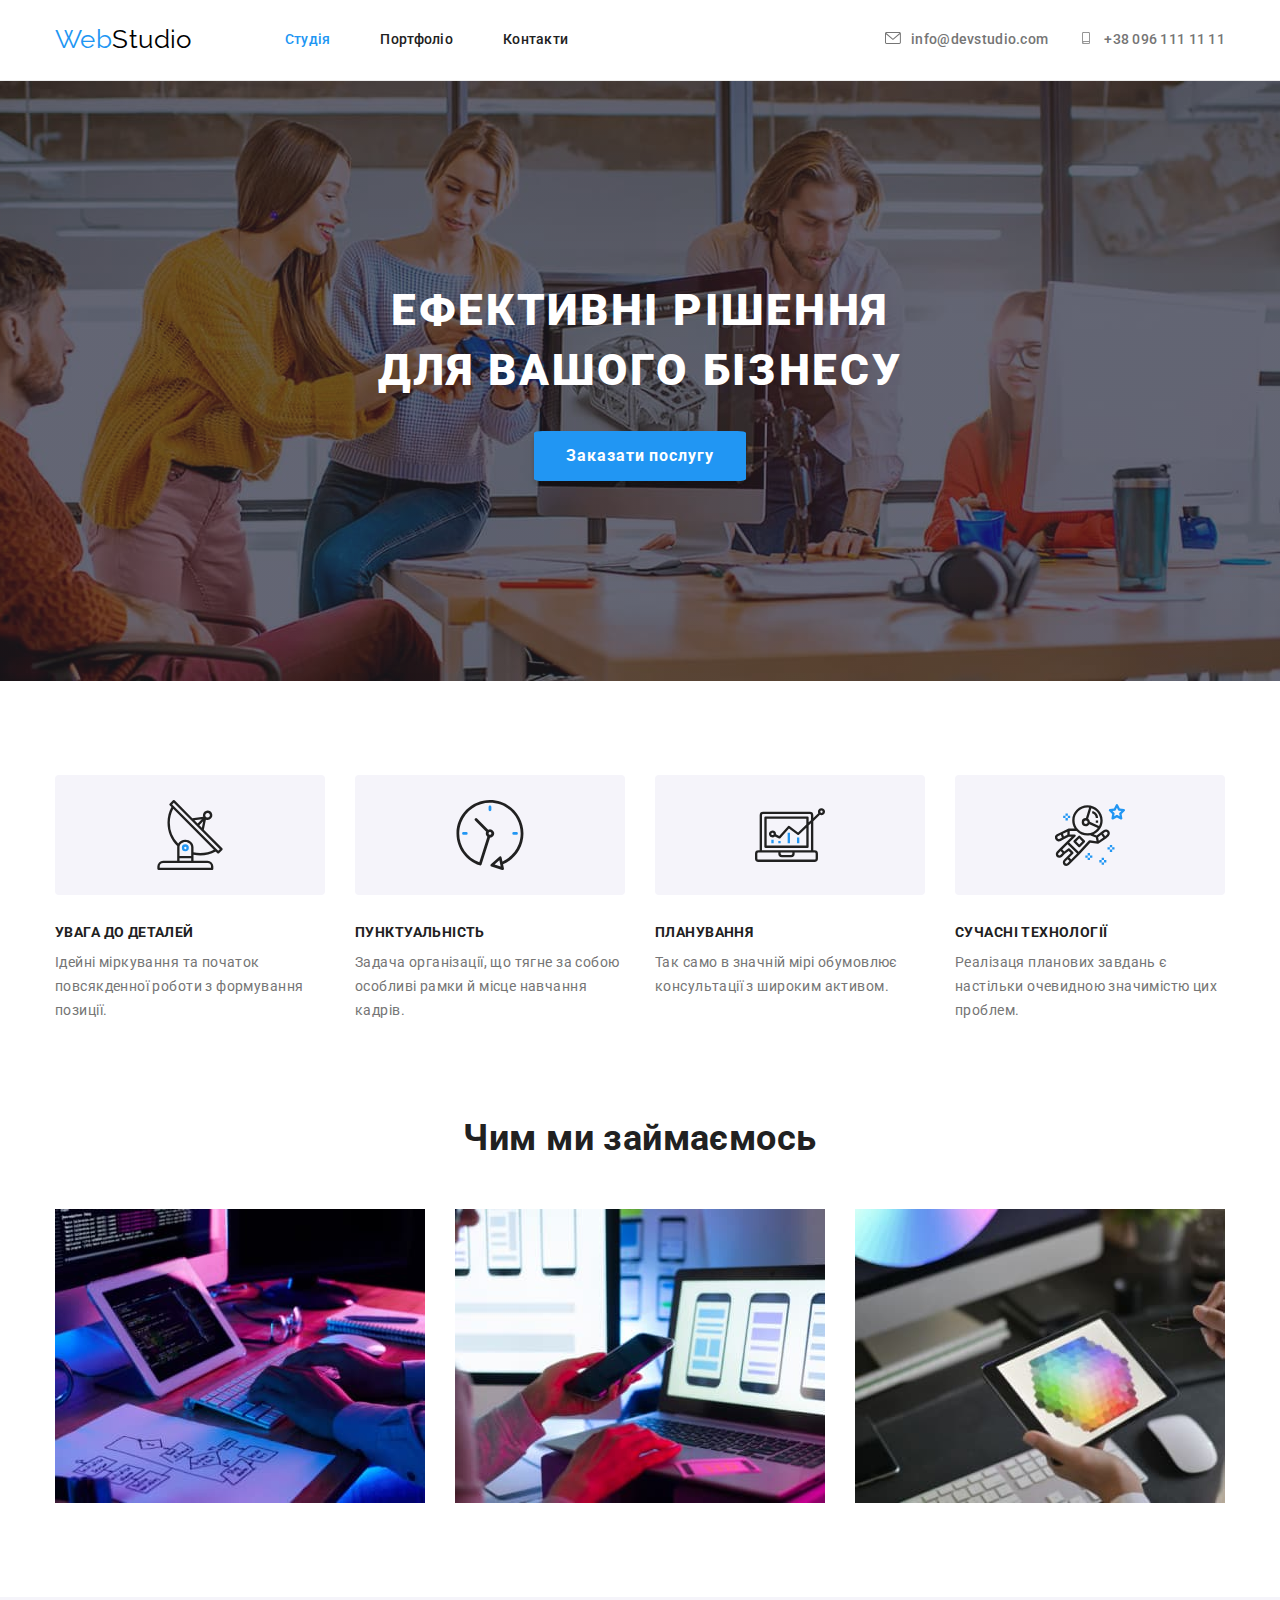
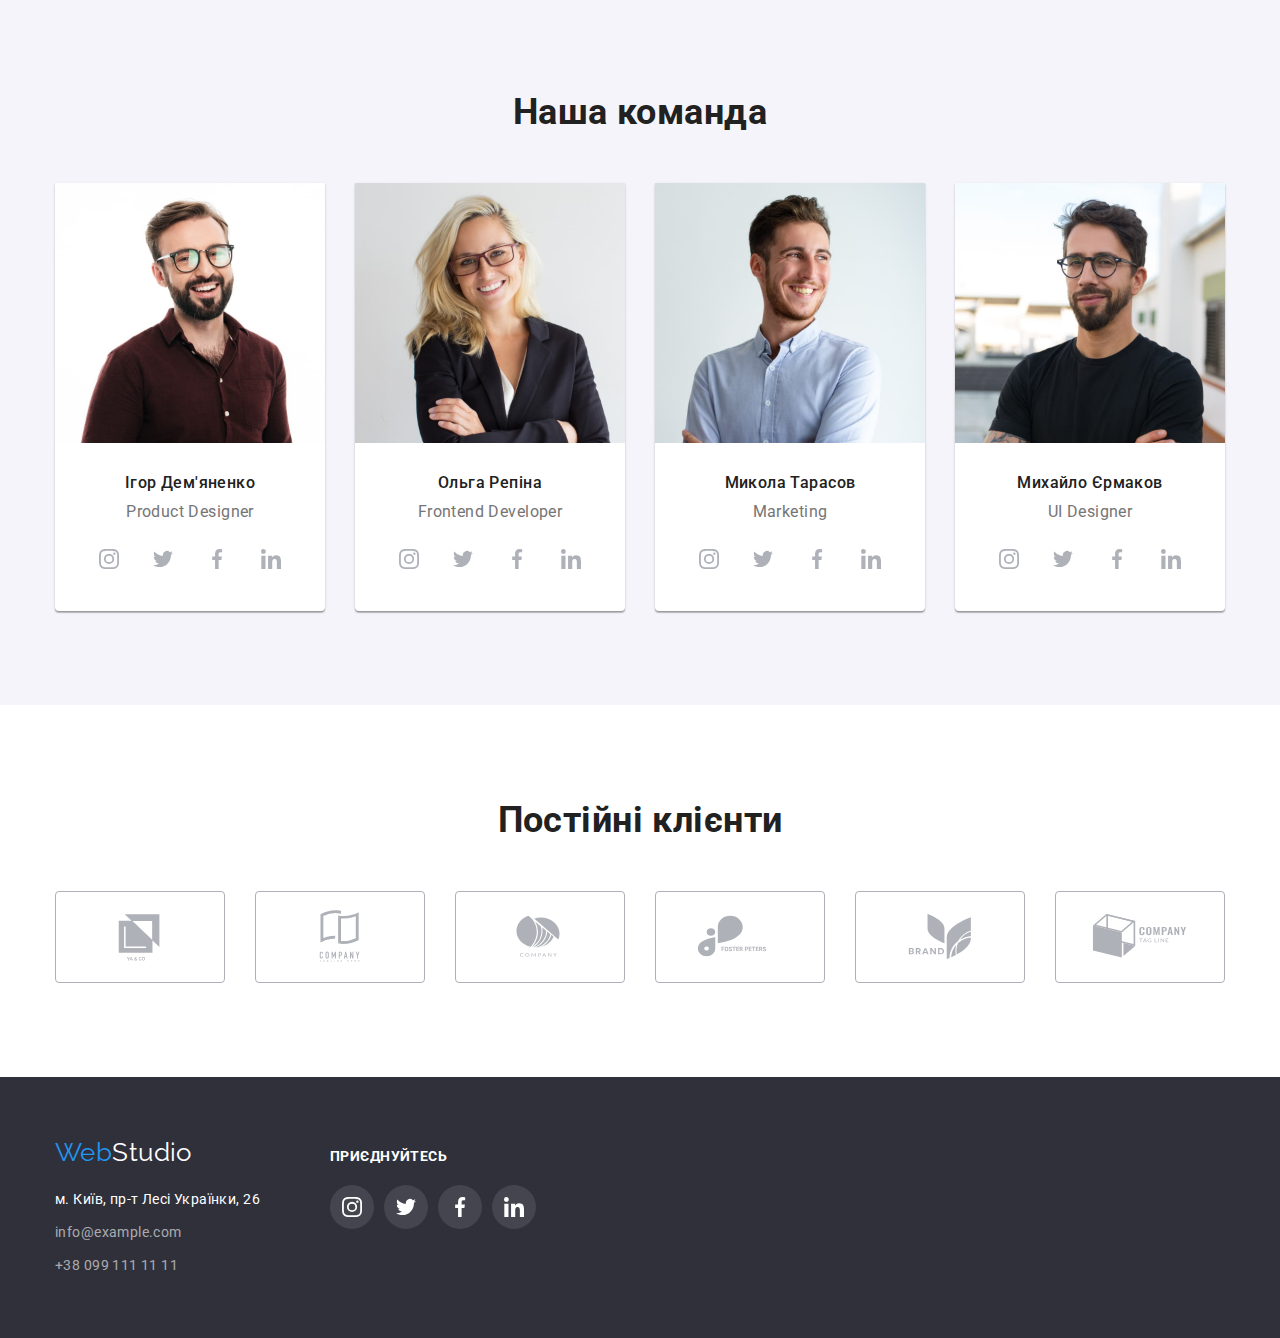
<file: index.html>
<!DOCTYPE html>
<html lang="uk">

<head>
    <meta charset="UTF-8">
    <meta http-equiv="X-UA-Compatible" content="IE=edge">
    <meta name="viewport" content="width=device-width, initial-scale=1.0">
    <title>Студія</title>
    <link rel="preconnect" href="https://fonts.googleapis.com">
    <link rel="preconnect" href="https://fonts.gstatic.com" crossorigin>
    <link
        href="https://fonts.googleapis.com/css2?family=Raleway:wght@700&family=Roboto:wght@400;500;700;900&display=swap"
        rel="stylesheet">
    <link rel="stylesheet"
        href="https://cdnjs.cloudflare.com/ajax/libs/modern-normalize/1.1.0/modern-normalize.min.css">
    <link rel="stylesheet" href="./css/styles.css">
</head>

<body>
    <!--Шапка сайту-->
    <header class="page-header ">
        <div class="container nav">
            <nav class="main-nav">
                <a lang="en" href="./index.html" class="logo">Web<span class="logo-part">Studio</span></a>
                <ul class="site-nav list">
                    <li class="item"><a href="" class="link current">Студія</a></li>
                    <li class="item"><a href="./portfolio.html" class="link">Портфоліо</a></li>
                    <li class="item"><a href="" class="link">Контакти</a></li>
                </ul>
            </nav>

            <ul class="contacts list">
                <li class="item">
                    <a class="contacts-item" lang="en" href="mailto:info@devstudio.com">
                        <svg class="contacts-icon" width="16" height="12">
                            <use href="./images/symbol-defs.svg#icon-envelope"></use>
                        </svg>info@devstudio.com
                    </a> 
                </li>
                <li class="item">
                    <a class="contacts-item" href="tel:+380961111111">
                        <svg class="contacts-icon" width="16" height="12">
                            <use href="./images/symbol-defs.svg#icon-smartphone"></use>
                        </svg>+38 096 111 11 11</a>
                </li>
            </ul>
        </div>
    </header>

    <!--Головна частина-->
    <main>

        <!--Герой-->
        <section class="hero">
            <h1 class="hero-title">Ефективні рішення <br />для вашого бізнесу</h1>
            <button class="hero-button" type="button">Заказати послугу</button>
        </section>

        <!--Особливості-->
        <section class="section specialty">
            <div class="container">
                <h2 class="section-title">Особливості</h2>
                <ul class="features list">
                    <li class="item">
                        <div class="icon-features">
                            <svg class="icon-specialty" width="70" height="70">
                               <use href="./images/symbol-defs.svg#icon-antenna"></use> 
                            </svg>
                        </div>
                        <h3 class="title">Увага до деталей</h3>
                        <p class="text">
                            Ідейні міркування та початок повсякденної роботи з формування позиції.
                        </p>
                    </li>
                    <li class="item">
                        <div class="icon-features">
                            <svg class="icon-specialty" width="70" height="70">
                                <use href="./images/symbol-defs.svg#icon-clock"></use>
                            </svg>
                        </div>
                        <h3 class="title">Пунктуальність</h3>
                        <p class="text">
                            Задача організації, що тягне за собою особливі рамки й місце навчання кадрів.
                        </p>
                    </li>
                    <li class="item">
                        <div class="icon-features" >
                            <svg class="icon-specialty" width="70" height="70">
                                <use href="./images/symbol-defs.svg#icon-diagram"></use>
                            </svg>
                        </div>
                        <h3 class="title">Планування</h3>
                        <p class="text">
                            Так само в значній мірі обумовлює консультації з широким активом.
                        </p>
                    </li>
                    <li class="item">
                        <div class="icon-features">
                            <svg class="icon-specialty" width="70" height="70">
                                <use href="./images/symbol-defs.svg#icon-astronaut"></use>
                            </svg>
                        </div>
                        <h3 class="title">Сучасні технології</h3>
                        <p class="text">
                            Реалізаця планових завдань є настільки очевидною значимістю цих проблем.
                        </p>
                    </li>
                </ul>
            </div>
        </section>

        <!--Чим ми займаємось-->
        <section class="section works">
            <div class="container">
                <h2 class="section-title">Чим ми займаємось</h2>
                <ul class="work-list list">
                    <li class="item">
                        <img class="image" src="./images/box1.jpg" alt="програміст, що працює за робочим столом в офісі"
                            width="370">
                    </li>
                    <li class="item">
                        <img class="image" src="./images/box2.jpg"
                            alt="дизайнери веб-інтерфейсу розробляють програми для смартфонів" width="370">
                    </li>
                    <li class="item">
                        <img class="image" src="./images/box3.jpg"
                            alt="творчий художник веб-дизайну із робочим графічним планшетом" width="370">
                    </li>
                </ul>
            </div>
        </section>

        <!--Наша команда-->
        <section class="section team">
            <div class="container">
                <h2 class="section-title">Наша команда</h2>
                <ul class="workers list">
                    <li class="item">
                        <img class="image" src="./images/img1.jpg" alt="фото Ігоря Дем'яненка" width="270">
                        <h3 class="title">Ігор Дем'яненко</h3>
                        <p lang="en" class="position">
                            Product Designer
                        </p>
                        <ul class="social-list list">
                            <li class="social-item">
                                <a class="social-link" href="/" target="_blank" rel="noopener noreferrer">
                                    <svg class="icon-team" width="20" height="20">
                                        <use href="./images/symbol-defs.svg#icon-instagram"></use>
                                    </svg>
                                </a>
                            </li>
                            <li class="social-item">
                                <a class="social-link" href="/" target="_blank" rel="noopener noreferrer">
                                    <svg class="icon-team" width="20" height="20">
                                        <use href="./images/symbol-defs.svg#icon-twitter"></use>
                                    </svg>
                                </a>
                            </li>
                            <li class="social-item">
                                <a class="social-link" href="/" target="_blank" rel="noopener noreferrer">
                                    <svg class="icon-team" width="20" height="20">
                                        <use href="./images/symbol-defs.svg#icon-facebook"></use>
                                    </svg>
                                </a>
                            </li>
                            <li class="social-item">
                                <a class="social-link" href="/" target="_blank" rel="noopener noreferrer">
                                    <svg class="icon-team" width="20" height="20">
                                        <use href="./images/symbol-defs.svg#icon-linkedin"></use>
                                    </svg>
                                </a>
                            </li>
                        </ul>
                    </li>
                    <li class="item">
                        <img class="image" src="./images/img2.jpg" alt="фото Ольги Репіної" width="270">
                        <h3 class="title">Ольга Репіна</h3>
                        <p lang="en" class="position">
                            Frontend Developer
                        </p>
                        <ul class="social-list list">
                            <li class="social-item">
                                <a class="social-link" href="/" target="_blank" rel="noopener noreferrer">
                                    <svg class="icon-team" width="20" height="20">
                                        <use href="./images/symbol-defs.svg#icon-instagram"></use>
                                    </svg>
                                </a>
                            </li>
                            <li class="social-item">
                                <a class="social-link" href="/" target="_blank" rel="noopener noreferrer">
                                    <svg class="icon-team" width="20" height="20">
                                        <use href="./images/symbol-defs.svg#icon-twitter"></use>
                                    </svg>
                                </a>
                            </li>
                            <li class="social-item">
                                <a class="social-link" href="/" target="_blank" rel="noopener noreferrer">
                                    <svg class="icon-team" width="20" height="20">
                                        <use href="./images/symbol-defs.svg#icon-facebook"></use>
                                    </svg>
                                </a>
                            </li>
                            <li class="social-item">
                                <a class="social-link" href="/" target="_blank" rel="noopener noreferrer">
                                    <svg class="icon-team" width="20" height="20">
                                        <use href="./images/symbol-defs.svg#icon-linkedin"></use>
                                    </svg>
                                </a>
                            </li>
                        </ul>
                    </li>
                    <li class="item">
                        <img class="image" src="./images/img3.jpg" alt="фото Миколи Тарасова" width="270">
                        <h3 class="title">Микола Тарасов</h3>
                        <p lang="en" class="position">
                            Marketing
                        </p>
                        <ul class="social-list list">
                            <li class="social-item">
                                <a class="social-link" href="/" target="_blank" rel="noopener noreferrer">
                                    <svg class="icon-team" width="20" height="20">
                                        <use href="./images/symbol-defs.svg#icon-instagram"></use>
                                    </svg>
                                </a>
                            </li>
                            <li class="social-item">
                                <a class="social-link" href="/" target="_blank" rel="noopener noreferrer">
                                    <svg class="icon-team" width="20" height="20">
                                        <use href="./images/symbol-defs.svg#icon-twitter"></use>
                                    </svg>
                                </a>
                            </li>
                            <li class="social-item">
                                <a class="social-link" href="/" target="_blank" rel="noopener noreferrer">
                                    <svg class="icon-team" width="20" height="20">
                                        <use href="./images/symbol-defs.svg#icon-facebook"></use>
                                    </svg>
                                </a>
                            </li>
                            <li class="social-item">
                                <a class="social-link" href="/" target="_blank" rel="noopener noreferrer">
                                    <svg class="icon-team" width="20" height="20">
                                        <use href="./images/symbol-defs.svg#icon-linkedin"></use>
                                    </svg>
                                </a>
                            </li>
                        </ul>
                    </li>
                    <li class="item">
                        <img class="image" src="./images/img4.jpg" alt="фото Михайла Єрмакова" width="270">
                        <h3 class="title">Михайло Єрмаков</h3>
                        <p lang="en" class="position">
                            UI Designer
                        </p>
                        <ul class="social-list list">
                            <li class="social-item">
                                <a class="social-link" href="/" target="_blank" rel="noopener noreferrer">
                                    <svg class="icon-team" width="20" height="20">
                                        <use href="./images/symbol-defs.svg#icon-instagram"></use>
                                    </svg>
                                </a>
                            </li>
                            <li class="social-item">
                                <a class="social-link" href="/" target="_blank" rel="noopener noreferrer">
                                    <svg class="icon-team" width="20" height="20">
                                        <use href="./images/symbol-defs.svg#icon-twitter"></use>
                                    </svg>
                                </a>
                            </li>
                            <li class="social-item">
                                <a class="social-link" href="/" target="_blank" rel="noopener noreferrer">
                                    <svg class="icon-team" width="20" height="20">
                                        <use href="./images/symbol-defs.svg#icon-facebook"></use>
                                    </svg>
                                </a>
                            </li>
                            <li class="social-item">
                                <a class="social-link" href="/" target="_blank" rel="noopener noreferrer">
                                    <svg class="icon-team" width="20" height="20">
                                        <use href="./images/symbol-defs.svg#icon-linkedin"></use>
                                    </svg>
                                </a>
                            </li>
                        </ul>
                    </li>
                </ul>
            </div>
        </section>

    <!--Посітйні клієнти-->
    <section class="section clients">
        <div class="container">
            <h2 class="section-title">Постійні клієнти</h2>
            <ul class="client-list list">
                <li class="client-item">
                <a class="client-link" href="/" target="_blank" rel="noopener noreferrer">
                    <svg class="icon-clients" width="106" height="60">
                        <use href="./images/symbol-defs.svg#icon-Logo1"></use>
                    </svg>
                </a>
                </li>
                <li class="client-item">
                <a class="client-link" href="/" target="_blank" rel="noopener noreferrer">
                    <svg class="icon-clients" width="106" height="60">
                        <use href="./images/symbol-defs.svg#icon-Logo2"></use>
                    </svg>
                </a>
                </li>
                <li class="client-item">
                <a class="client-link" href="/" target="_blank" rel="noopener noreferrer">
                    <svg class="icon-clients" width="106" height="60">
                        <use href="./images/symbol-defs.svg#icon-Logo3"></use>
                    </svg>
                </a>
                </li>
                <li class="client-item">
                <a class="client-link" href="/" target="_blank" rel="noopener noreferrer">
                    <svg class="icon-clients" width="106" height="60">
                        <use href="./images/symbol-defs.svg#icon-Logo4"></use>
                    </svg>
                </a>
                </li>
                <li class="client-item">
                <a class="client-link" href="/" target="_blank" rel="noopener noreferrer">
                    <svg class="icon-clients" width="106" height="60">
                        <use href="./images/symbol-defs.svg#icon-Logo5"></use>
                    </svg>
                </a>
                </li>
                <li class="client-item">
                <a class="client-link" href="/" target="_blank" rel="noopener noreferrer">
                    <svg class="icon-clients" width="106" height="60">
                        <use href="./images/symbol-defs.svg#icon-Logo6"></use>
                    </svg>
                </a>
                </li>
            </ul>
        </div>
    </section>

    </main>
    
    <!--Футер сайту-->
    <footer class="footer-section">
        <div class="container footer-items">
            <div class="address">
                <a lang="en" href="./index.html" class="logo">Web<span class="logo-part">Studio</span></a>

                <address class="footer-address">
                    <a href="https://www.google.com/maps/place/%D0%B1%D1%83%D0%BB%D1%8C%D0%B2%D0%B0%D1%80+%D0%9B%D0%B5%D1%81%D1%96+%D0%A3%D0%BA%D1%80%D0%B0%D1%97%D0%BD%D0%BA%D0%B8,+26,+%D0%9A%D0%B8%D1%97%D0%B2,+02000/@50.4265841,30.5361971,17z/data=!3m1!4b1!4m5!3m4!1s0x40d4cf0e033ecbe9:0x57a4dffefec77da0!8m2!3d50.4265807!4d30.5383859"
                        target="_blank" rel="noopener noreferrer" class="legal-address">м. Київ, пр-т Лесі Українки, 26</a>
                </address>

                <address class="footer-contacts">
                    <a class="contacts-item" lang="en" href="mailto:info@example.com">info@example.com</a> <br />
                    <a class="contacts-item" href="tel:+380991111111">+38 099 111 11 11</a>
                </address>
            </div>
               
              <div class="social-footer">
                <p class="social-title">приєднуйтесь</p>
                <ul class="social-list list">
                    <li class="social-item">
                        <a class="social-link" href="" target="_blank" rel="noopener noreferrer">
                            <svg class="icon-symbol" width="20" height="20">
                                <use href="./images/symbol-defs.svg#icon-instagram"></use>
                            </svg>
                        </a>
                    </li>
                    <li class="social-item">
                        <a class="social-link" href="" target="_blank" rel="noopener noreferrer">
                            <svg class="icon-symbol" width="20" height="20">
                                <use href="./images/symbol-defs.svg#icon-twitter"></use>
                                </svg>
                        </a>
                    </li>
                    <li class="social-item">
                        <a class="social-link" href="" target="_blank" rel="noopener noreferrer">
                            <svg class="icon-symbol" width="20" height="20">
                                <use href="./images/symbol-defs.svg#icon-facebook"></use>
                            </svg>
                        </a>
                    </li>
                    <li class="social-item">
                        <a class="social-link" href="" target="_blank" rel="noopener noreferrer">
                            <svg class="icon-symbol" width="20" height="20">
                                <use href="./images/symbol-defs.svg#icon-linkedin"></use>
                            </svg>
                        </a>
                    </li>
                </ul>
            </div>
        </div>
    </footer>
</body>
</html>
</file>
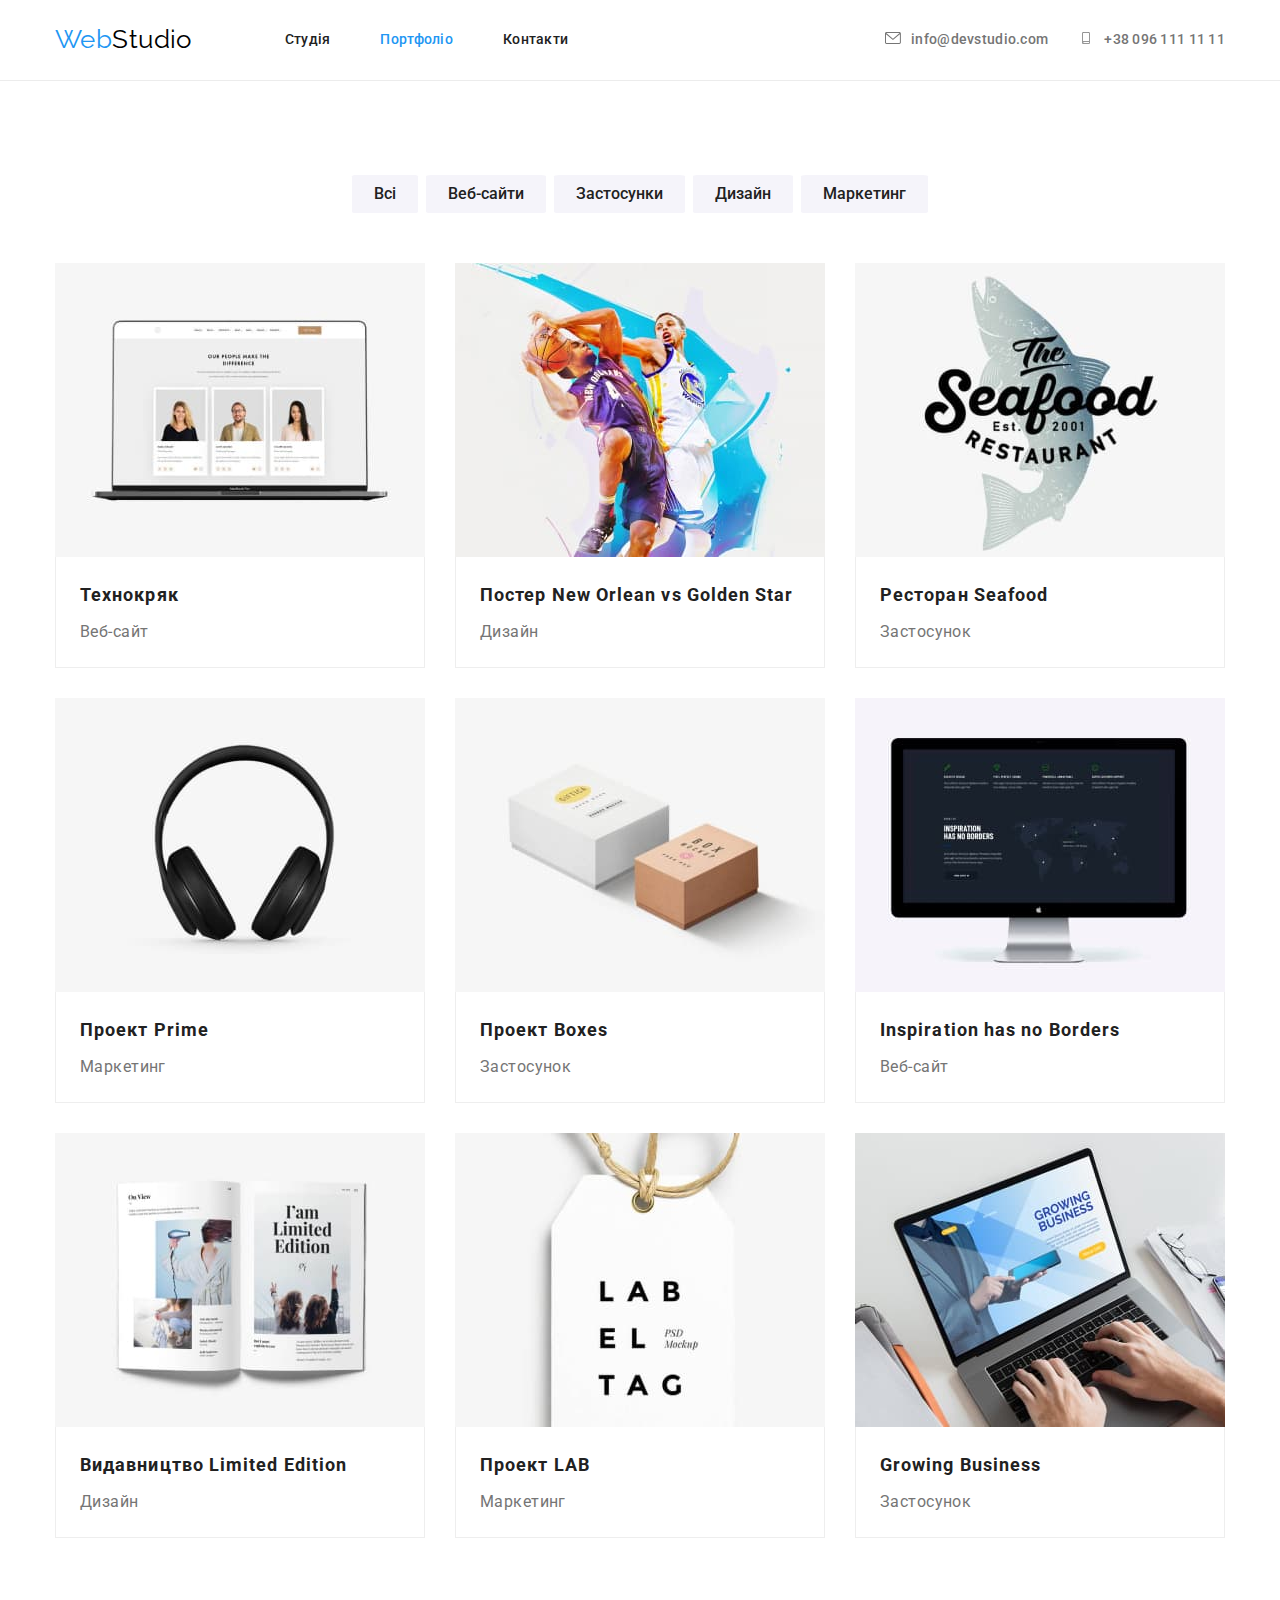
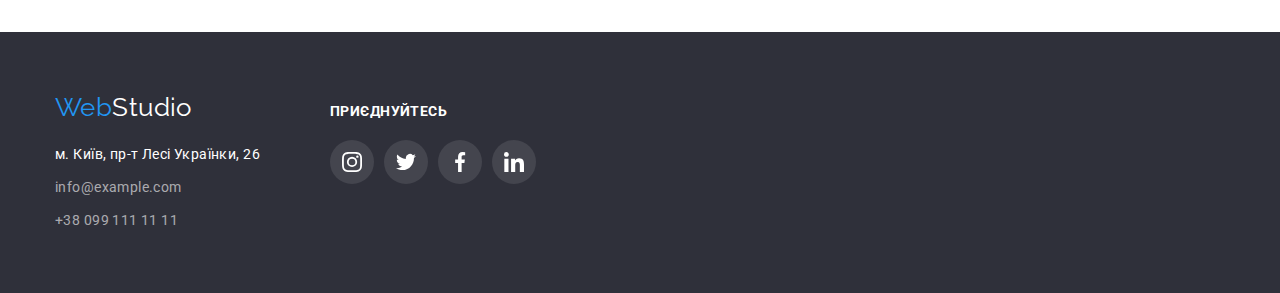
<file: portfolio.html>
<!DOCTYPE html>
<html lang="uk">

<head>
    <meta charset="UTF-8">
    <meta http-equiv="X-UA-Compatible" content="IE=edge">
    <meta name="viewport" content="width=device-width, initial-scale=1.0">
    <title>Портфоліо</title>
    <link rel="preconnect" href="https://fonts.googleapis.com">
    <link rel="preconnect" href="https://fonts.gstatic.com" crossorigin>
    <link
        href="https://fonts.googleapis.com/css2?family=Raleway:wght@700&family=Roboto:wght@400;500;700;900&display=swap"
        rel="stylesheet">
    <link rel="stylesheet"
        href="https://cdnjs.cloudflare.com/ajax/libs/modern-normalize/1.1.0/modern-normalize.min.css">
    <link rel="stylesheet" href="./css/styles.css">
</head>

<body>
    <!--Шапка сайту-->
    <header class="page-header">
        <div class="container nav">
            <nav class="main-nav">
                <a lang="en" href="./index.html" class="logo">Web<span class="logo-part">Studio</span></a>
                <ul class="site-nav list">
                    <li class="item"><a href="./index.html" class="link">Студія</a></li>
                    <li class="item"><a href="./portfolio.html" class="link current">Портфоліо</a></li>
                    <li class="item"><a href="" class="link">Контакти</a></li>
                </ul>
            </nav>

            <ul class="contacts list">
                <li class="item">
                    <a class="contacts-item" lang="en" href="mailto:info@devstudio.com">
                        <svg class="contacts-icon" width="16" height="12">
                            <use href="./images/symbol-defs.svg#icon-envelope"></use>
                        </svg>info@devstudio.com
                    </a>
                </li>
                <li class="item">
                    <a class="contacts-item" href="tel:+380961111111">
                        <svg class="contacts-icon" width="16" height="12">
                            <use href="./images/symbol-defs.svg#icon-smartphone"></use>
                        </svg>+38 096 111 11 11</a>
                </li>
            </ul>
        </div>
    </header>

    <!-- Головна частина -->
    <main>
        <!-- Проекти -->
        <section class="section projects">
            <div class="container">
                <h1 class="section-title">Проекти</h1>

                <!-- Фільтри -->
                <ul class="filters list">
                    <li class="filter"><button class="filters-button" type="button">Всі</button></li>
                    <li class="filter"><button class="filters-button" type="button">Веб-сайти</button></li>
                    <li class="filter"><button class="filters-button" type="button">Застосунки</button></li>
                    <li class="filter"><button class="filters-button" type="button">Дизайн</button></li>
                    <li class="filter"><button class="filters-button" type="button">Маркетинг</button></li>
                </ul>

                <!-- Види проектів -->
                <ul class="projects-items list">
                    <li class="projects-list">
                        <a class="projects-link" href=""><img class="image" src="./images/project1.jpg"
                                alt="Макет веб-сайту Технокряк" width="370">
                            <div class="project">
                                <h2 class="projects-name">Технокряк</h2>
                                <p class="projects-type">Веб-сайт</p>
                            </div>
                        </a>
                    </li>
                    <li class="projects-list">
                        <a class="projects-link" href=""><img class="image" src="./images/project2.jpg"
                                alt="Дизайн постера матча НБА" width="370">
                            <div class="project">
                                <h2 class="projects-name">Постер New Orlean vs Golden Star</h2>
                                <p class="projects-type">Дизайн</p>
                            </div>
                        </a>
                    </li>
                    <li class="projects-list">
                        <a class="projects-link" href=""><img class="image" src="./images/project3.jpg"
                                alt="Застосунок ресторану Seafood" width="370">
                            <div class="project">
                                <h2 class="projects-name">Ресторан Seafood</h2>
                                <p class="projects-type">Застосунок</p>
                            </div>
                        </a>
                    </li>
                    <li class="projects-list">
                        <a class="projects-link" href=""><img class="image" src="./images/project4.jpg"
                                alt="Маркетинговий проект Prime" width="370">
                            <div class="project">
                                <h2 class="projects-name">Проект Prime</h2>
                                <p class="projects-type">Маркетинг</p>
                            </div>
                        </a>
                    </li>
                    <li class="projects-list">
                        <a class="projects-link" href=""><img class="image" src="./images/project5.jpg"
                                alt="Застосунок проекту Boxes" width="370">
                            <div class="project">
                                <h2 class="projects-name">Проект Boxes</h2>
                                <p class="projects-type">Застосунок</p>
                            </div>
                        </a>
                    </li>
                    <li class="projects-list">
                        <a class="projects-link" href=""><img class="image" src="./images/project6.jpg"
                                alt="Макет веб-сайту Inspiration has no Borders" width="370">
                            <div class="project">
                                <h2 class="projects-name">Inspiration has no Borders</h2>
                                <p class="projects-type">Веб-сайт</p>
                            </div>
                        </a>
                    </li>
                    <li class="projects-list">
                        <a class="projects-link" href=""><img class="image" src="./images/project7.jpg"
                                alt="Дизайн видавництва Limited Edition" width="370">
                            <div class="project">
                                <h2 class="projects-name">Видавництво Limited Edition</h2>
                                <p class="projects-type">Дизайн</p>
                            </div>
                        </a>
                    </li>
                    <li class="projects-list">
                        <a class="projects-link" href=""><img class="image" src="./images/project8.jpg"
                                alt="Маркетинговий проект LAB" width="370">
                            <div class="project">
                                <h2 class="projects-name">Проект LAB</h2>
                                <p class="projects-type">Маркетинг</p>
                            </div>
                        </a>
                    </li>
                    <li class="projects-list">
                        <a class="projects-link" href=""><img class="image" src="./images/project9.jpg"
                                alt="Застосунок Growing Business" width="370">
                            <div class="project">
                                <h2 class="projects-name">Growing Business</h2>
                                <p class="projects-type">Застосунок</p>
                            </div>
                        </a>
                    </li>
                </ul>
            </div>
        </section>
    </main>

    <!--Підвал сайту-->
    <footer class="footer-section">
        <div class="container footer-items">
            <div class="address">
                <a lang="en" href="./index.html" class="logo">Web<span class="logo-part">Studio</span></a>
    
                <address class="footer-address">
                    <a href="https://www.google.com/maps/place/%D0%B1%D1%83%D0%BB%D1%8C%D0%B2%D0%B0%D1%80+%D0%9B%D0%B5%D1%81%D1%96+%D0%A3%D0%BA%D1%80%D0%B0%D1%97%D0%BD%D0%BA%D0%B8,+26,+%D0%9A%D0%B8%D1%97%D0%B2,+02000/@50.4265841,30.5361971,17z/data=!3m1!4b1!4m5!3m4!1s0x40d4cf0e033ecbe9:0x57a4dffefec77da0!8m2!3d50.4265807!4d30.5383859"
                        target="_blank" rel="noopener noreferrer" class="legal-address">м. Київ, пр-т Лесі Українки, 26</a>
                </address>
    
                <address class="footer-contacts">
                    <a class="contacts-item" lang="en" href="mailto:info@example.com">info@example.com</a> <br />
                    <a class="contacts-item" href="tel:+380991111111">+38 099 111 11 11</a>
                </address>
            </div>
    
            <div class="social-footer">
                <p class="social-title">приєднуйтесь</p>
                <ul class="social-list list">
                    <li class="social-item">
                        <a class="social-link" href="" target="_blank" rel="noopener noreferrer">
                            <svg class="icon-symbol" width="20" height="20">
                                <use href="./images/symbol-defs.svg#icon-instagram"></use>
                            </svg>
                        </a>
                    </li>
                    <li class="social-item">
                        <a class="social-link" href="" target="_blank" rel="noopener noreferrer">
                            <svg class="icon-symbol" width="20" height="20">
                                <use href="./images/symbol-defs.svg#icon-twitter"></use>
                            </svg>
                        </a>
                    </li>
                    <li class="social-item">
                        <a class="social-link" href="" target="_blank" rel="noopener noreferrer">
                            <svg class="icon-symbol" width="20" height="20">
                                <use href="./images/symbol-defs.svg#icon-facebook"></use>
                            </svg>
                        </a>
                    </li>
                    <li class="social-item">
                        <a class="social-link" href="" target="_blank" rel="noopener noreferrer">
                            <svg class="icon-symbol" width="20" height="20">
                                <use href="./images/symbol-defs.svg#icon-linkedin"></use>
                            </svg>
                        </a>
                    </li>
                </ul>
            </div>
        </div>
    </footer>
</body>
</html>
</file>
<file: css/styles.css>
:root {
--primary-text-color: #757575;
--title-text-color: #212121;
--accent-color: #2196f3;
--primary-bg-color: #ffffff;
--white-text-color: #ffffff;
--footer-bg-color: #2f303a;
}

body {
    background-color: var(--primary-bg-color);
    color: var(--primary-text-color);
    font-family: 'Roboto', sans-serif;
    letter-spacing: 0.03em;
    font-size: 14px;
    line-height: 1.71;
}

/* Утиліти */
.list {
    list-style: none;
    padding: 0;
    margin: 0;
}

.container {
    margin-left: auto;
    margin-right: auto;
    width: 1200px;
    padding-left: 15px;
    padding-right: 15px;

    /* outline: 2px solid tomato; */
}

/* Шапка сайту */
.page-header {
    border-bottom: 1px solid #ECECEC;
} 

.container.nav, 
.main-nav {
    display: flex;
    align-items: center;
}

/* Лого */
.logo {
    color: var(--accent-color);
    font-family: 'Raleway', sans-serif;
    font-size: 26px;
    line-height: 1.19;
    text-decoration: none;
}

.logo-part {
    --accent-color: #000000;
    color: var(--accent-color);
}

.logo, .logo-part {
    padding-top: 24px;
    padding-bottom: 25px;
}

.logo-part:hover {
    --accent-color: var(--accent-color);
    color: var(--accent-color);
}

/* Навігація сайту */
.site-nav {
    display: flex;
    margin-left: 93px;
}

.site-nav .item + .item {
    margin-left: 50px;
}

.site-nav .link {
    padding-top: 32px;
    padding-bottom: 32px;

    color: var(--title-text-color);
    font-weight: 500;
    font-size: 14px;
    line-height: 1.14;
    letter-spacing: 0.02em;
    text-decoration: none;
}

.site-nav .link.current,
.site-nav .link:hover,
.site-nav .link:focus {
    color: var(--accent-color);
}

/* Контакти */
.contacts {
    display: flex;
    margin-left: auto;
}

.contacts .item + .item {
    margin-left: 30px;
}

.contacts .contacts-item {
    display: inline-flex;
    padding-top: 32px;
    padding-bottom: 32px;

    color: var(--primary-text-color);
    font-weight: 500;
    font-size: 14px;
    line-height: 1.14;
    letter-spacing: 0.02em;
    text-decoration: none;
}

.contacts .contacts-item:focus, 
.contacts .contacts-item:hover {
    color: var(--accent-color);
}

.contacts-icon {
    margin-right: 10px ; 
    /* width: 16px;
    height: 12px; */

    fill: currentColor;
}

/* Герой */
.hero {
    height: 600px;
    max-width: 1600px;
    margin-left: auto;
    margin-right: auto;

    padding-top: 200px;
    padding-bottom: 200px;

    background-image: linear-gradient(
        to right, 
        rgba(47, 48, 58, 0.4),
        rgba(47, 48, 58, 0.4)
    ),
     url(../images/hero.jpg);
    background-repeat: no-repeat;
    background-size: cover;
    background-position: center;
    background-color: #c4c4c4;
}

.hero-title {
    margin-top: 0;
    margin-bottom: 30px;
    
    color:var(--white-text-color);
    font-weight: 900;
    font-size: 44px;
    line-height: 1.36;
    text-align: center;
    letter-spacing: 0.06em;
    text-transform: uppercase;  
}

.hero-button {
    display: block;
    margin-left: auto;
    margin-right: auto;
    padding: 10px 32px;

    background-color: var(--accent-color);
    color: var(--white-text-color);
    font-family: inherit;
    font-weight: 700;
    font-size: 16px;
    line-height: 1.88;
    letter-spacing: 0.06em;
    cursor: pointer;

    border: none;
    border-radius: 4%;
    box-shadow: 0px 4px 4px rgba(0, 0, 0, 0.15);
}

/* Секції */
.section {
    padding-top: 94px;
    padding-bottom: 94px;
}

/* Особливості */  
/* .specialty {} */
.section-title {
    margin-top: 0;
    margin-bottom: 50px;

    color: var(--title-text-color);
    font-size: 36px;
    line-height: 1.17;
    text-align: center;
}

.specialty .section-title {
    display: none; 
    /* color: var(--title-text-color);
    font-size: 36px;
    line-height: 1.17;
    text-align: center; */
}

.specialty .features {
    display: flex;
    flex-wrap: wrap;
}

.specialty .item {
    margin-right: 30px;
    width: 270px;
}

.specialty .item:nth-child(4n) {
    margin-right: 0;
}

.icon-features {
    display: flex;
    margin-bottom: 30px;
    height: 120px;
    align-items: center; 
    justify-content: center;

    background-color: #F5F4FA;

    border-radius: 4px;
}

.icon-specialty {
    fill: currentColor;
}

.specialty .title {
    margin-top: 0;
    margin-bottom: 10px;
    
    color: var(--title-text-color);
    font-size: 14px;
    line-height: 1.14;
    text-transform: uppercase;
}

.specialty .text { 
    margin:0;
} 

/* Чим ми займаємось */
.works {
    padding-top: 0;
}

.works .work-list {
    display: flex;
    flex-wrap: wrap; 
}

.works .image {
    display: block;
}

.works .item {
    width: 370px;
    margin-right: 30px;
}

.works .item:nth-child(3n) {
    margin-right: 0;
}

/* Наша команда */

.section.team {
    --primary-bg-color: #F5F4FA;
    background-color: var(--primary-bg-color);
}

.team .workers {
    display: flex;
}

.team .item {
    width: 270px; 
    margin-right: 30px;
    padding-bottom: 30px;
   

    border-radius: 0 0 4px 4px;

    background-color: #ffffff;
    box-shadow: 0 1px 3px rgba(0, 0, 0, 0.12), 0 1px 1px rgba(0, 0, 0, 0.14), 0 2px 1px rgba(0, 0, 0, 0.2);
}

.team .item:nth-child(4n) {
    margin-right: 0;
}

.team .image {
    display: block;
    margin-bottom: 30px;
}

.team .title {
    margin-top: 0;
    margin-bottom: 10px;

    color: var(--title-text-color);
    font-weight: 500;
    font-size: 16px;
    line-height: 1.19;
    text-align: center;
}

.position {
    margin-top: 0;
    margin-bottom: 16px; 
       
    font-size: 16px;
    line-height: 1.19;
    text-align: center;
}

.team .social-list {
    display: flex;
    justify-content: center;
}

.team .social-item {
    margin-right: 10px; 
} 

.team .social-item:last-child {
    margin-right: 0;
} 

.team .social-link {
    display: inline-flex;
    width: 44px;
    height: 44px;
    justify-content: center;
    align-items: center;   

    color: #AFB1B8;
       
    border-radius: 50%;
    
    text-decoration: none;
}

.team .icon-team {
    fill: currentColor;
}

.team .social-link:hover,
.team .social-link:focus,
.team .social-link:hover .icon-team,
.team .social-link:focus .icon-team
 {
    fill: #ffffff;
    background-color: #2196f3;
}

/* Посітйні клієнти */ 
/* .clients {} */

.client-list {
    display:flex;
    flex-wrap: wrap;
}

.client-item {
    margin-right: 30px;
} 

.client-item:nth-child(6n) {
    margin-right: 0;
}

.client-link {
    display: inline-flex;
    width: 170px;
    height: 92px;
    align-items: center;
    justify-content: center;

    color: #AFB1B8;

    border: 1px solid #AFB1B8;
    border-radius: 4px;  

    text-decoration: none;
}

.icon-clients {
    fill: currentColor;
}

.client-link:hover,
.client-link:focus,
.client-link:hover .icon-clients,
.client-link:focus .icon-clients {
    fill: var(--accent-color);
    border-color: var(--accent-color);
}

/* Сторінка Портфоліо */
/* Проекти */
.projects .section-title {
    display: none;
}

/* Фільтри */
.filters {
    display: flex;
    justify-content: center;
    margin-bottom: 50px;
}

/* .filter {} */
.filters .filter + .filter {
    margin-left: 8px;
} 

.filters-button {
    padding: 6px 22px;
    
    --primary-bg-color: #F5F4FA;
    background-color: var(--primary-bg-color);
    color: var(--title-text-color);
    font-family: inherit;
    font-weight: 500;
    font-size: 16px;
    line-height: 1.62;
    text-align: center;
    cursor: pointer;

    border: none;
    border-radius: 4%;
}

.filters-button:focus, 
.filters-button:hover {
    background-color: var(--accent-color);
    color: var(--white-text-color);

    box-shadow: 0px 3px 1px rgba(0, 0, 0, 0.1), 0px 1px 2px rgba(0, 0, 0, 0.08), 0px 2px 2px rgba(0, 0, 0, 0.12);
}

/* Види проектів */
.projects-items {
    display: flex;
    flex-wrap: wrap;
}

.projects-list {
    width: 370px; 

    margin-right: 30px;
    margin-bottom: 30px;
}

.projects-list:nth-child(3n) {
    margin-right: 0;
}

.projects-list:nth-last-child(-n + 3) {
    margin-bottom: 0;
}
.projects-list:hover , .projects-list:focus {
    box-shadow: 0px 1px 1px rgba(0, 0, 0, 0.12), 0px 4px 4px rgba(0, 0, 0, 0.06), 1px 4px 6px rgba(0, 0, 0, 0.16);
}

/* Альтернатива */
/*.projects-list {
    width: calc((100% - 30px * 2)/3);
    margin-right: 30px;
    margin-bottom: 30px;
}
.projects-list:nth-child(3n) {
    margin-right: 0;
}
.projects-list:nth-last-child(-n + 3) {
    margin-bottom: 0;
} */

.projects .image {
    display: block;
}

.projects-link {
    text-decoration: none; 
} 

.projects .project {
    padding: 20px 24px;

    border: 1px solid #EEEEEE;
    border-top: none;
}

.projects-name {
    margin-top: 0;
    margin-bottom: 4px;

    color: var(--title-text-color);
    font-size: 18px;
    line-height: 2;
    letter-spacing: 0.06em;
}

.projects-type {
    margin: 0; 
    
    color: var(--primary-text-color);
    font-size: 16px;
    line-height: 1.88;
}

/* Футер сайту */
.footer-section {
    padding-top: 60px;
    padding-bottom: 60px;

    background-color: var(--footer-bg-color); 
}

.footer-items {
    display: flex;
    align-items: baseline;
}

/* .address {} */

.footer-section .logo {
    display: inline-block;
    margin-top: 0;
    margin-bottom: 20px;
    padding: 0;
}

.footer-section .logo-part {
    padding: 0; 

    color: var(--white-text-color);
}

.footer-section .logo-part:hover { 
    color: var(--accent-color);
}

.footer-address {
    margin-top: 0; 
    margin-bottom: 9px;
} 

.legal-address { 
    display:inline-block; 
        
    color: var(--white-text-color);
    text-decoration: none;
    font-style: normal;
}

.footer-contacts .contacts-item {
    display: inline-block;
        
    --primary-text-color: rgba(255, 255, 255, 0.6);
    color: var(--primary-text-color);
    text-decoration: none;
    font-style: normal;
}

.footer-contacts .contacts-item:not(:last-child) {
    margin-bottom: 9px;
}

.legal-address:hover, .legal-address:focus, 
.footer-contacts .contacts-item:hover, 
.footer-contacts .contacts-item:focus {
    color: var(--accent-color);
}

.social-footer {
    margin-left: 70px;
}

.social-title {
    display: inline-block;
    margin-top: 0;
    margin-bottom: 20px;

    --primary-text-color: var(--white-text-color);
    color: var(--primary-text-color);
    font-weight: 700;
    line-height: 1.14;
    text-transform: uppercase;
    text-align: left;
}

.social-footer .social-list {
    display: flex;

}
.social-footer .social-item {
    margin-right: 10px;

}
.social-footer .social-item:last-child {
    margin-right: 0;

}
.social-footer .social-link {
    display: inline-flex;
    width: 44px;
    height: 44px;
    justify-content: center;
    align-items: center;

    color: var(--white-text-color);
    background-color: rgba(255, 255, 255, 0.1);
    border-radius: 50%;

    text-decoration: none;
}

.social-footer .social-link:hover,
.social-footer .social-link:focus,
.social-footer .social-link:hover .icon-symbol,
.social-footer .social-link:focus .icon-symbol
 {
    background-color: var(--accent-color);
}

.social-footer .icon-symbol {
    fill: currentColor; 
}
</file>
